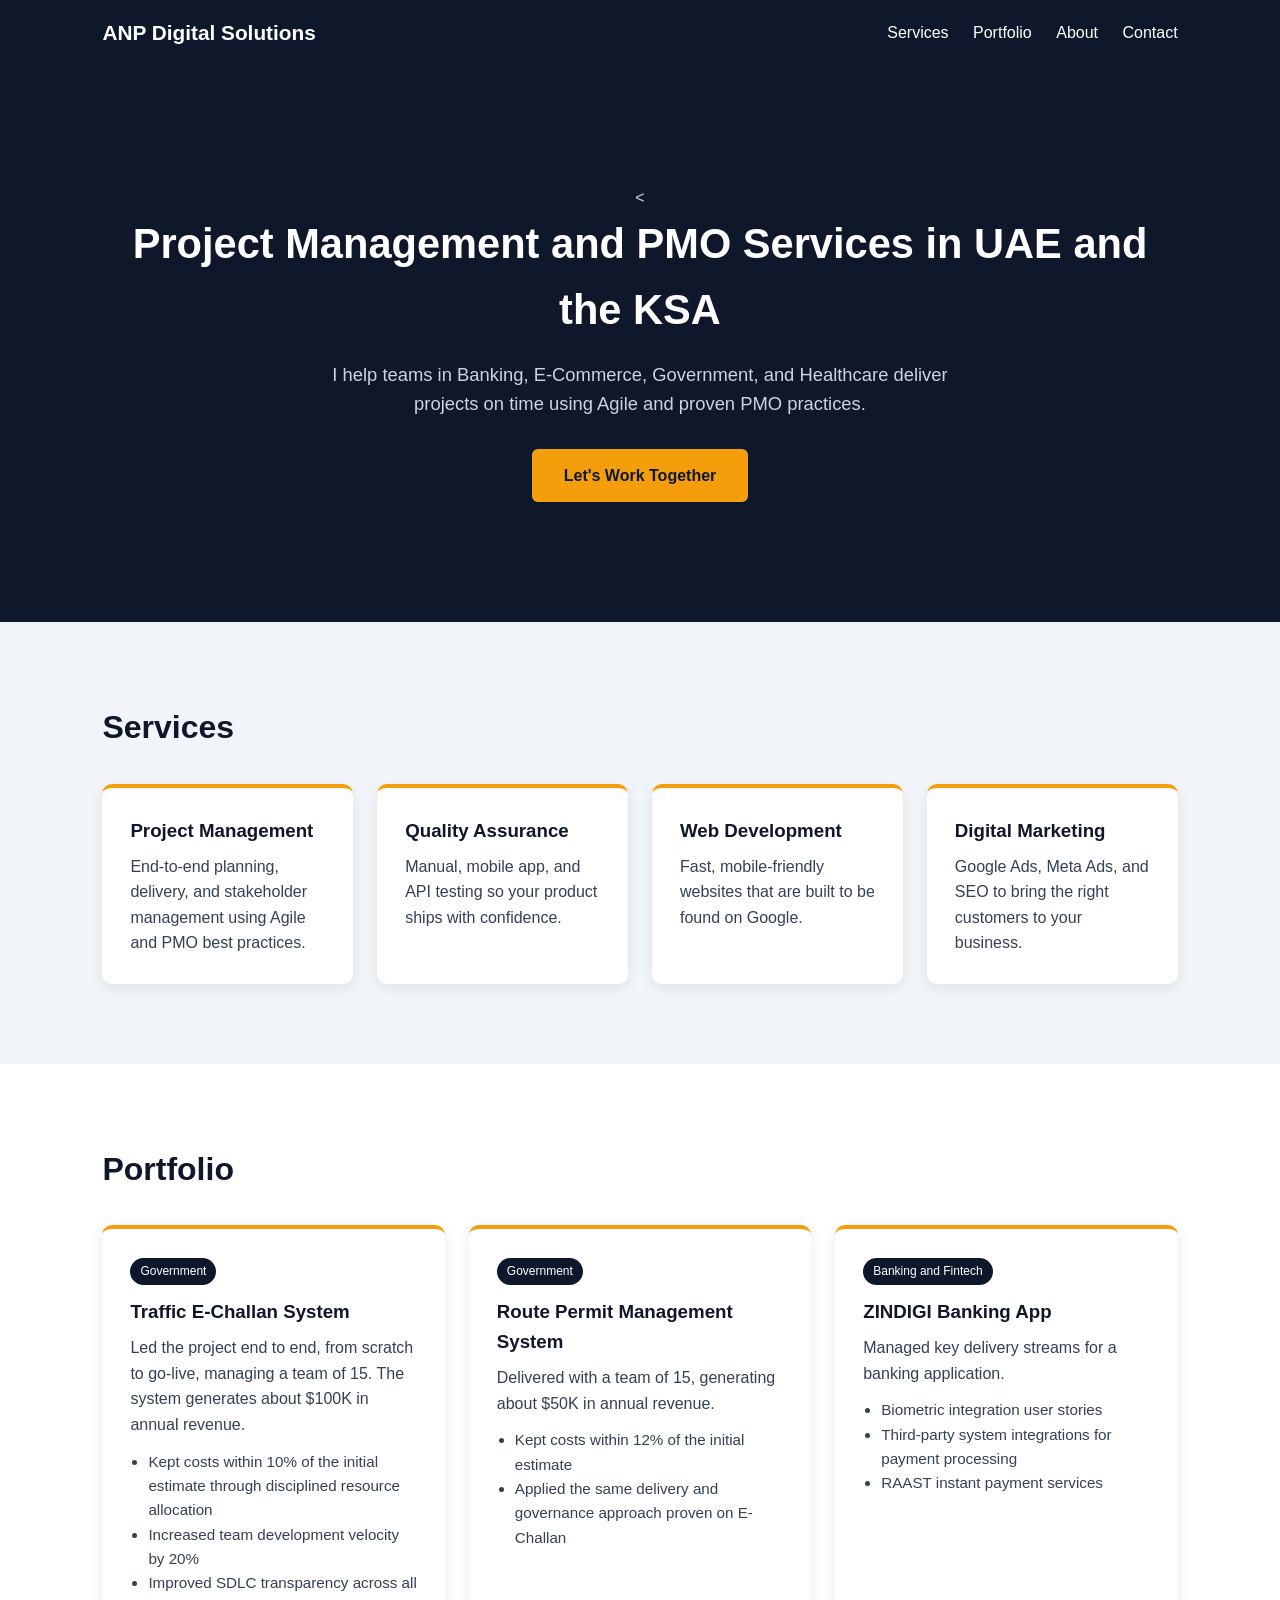
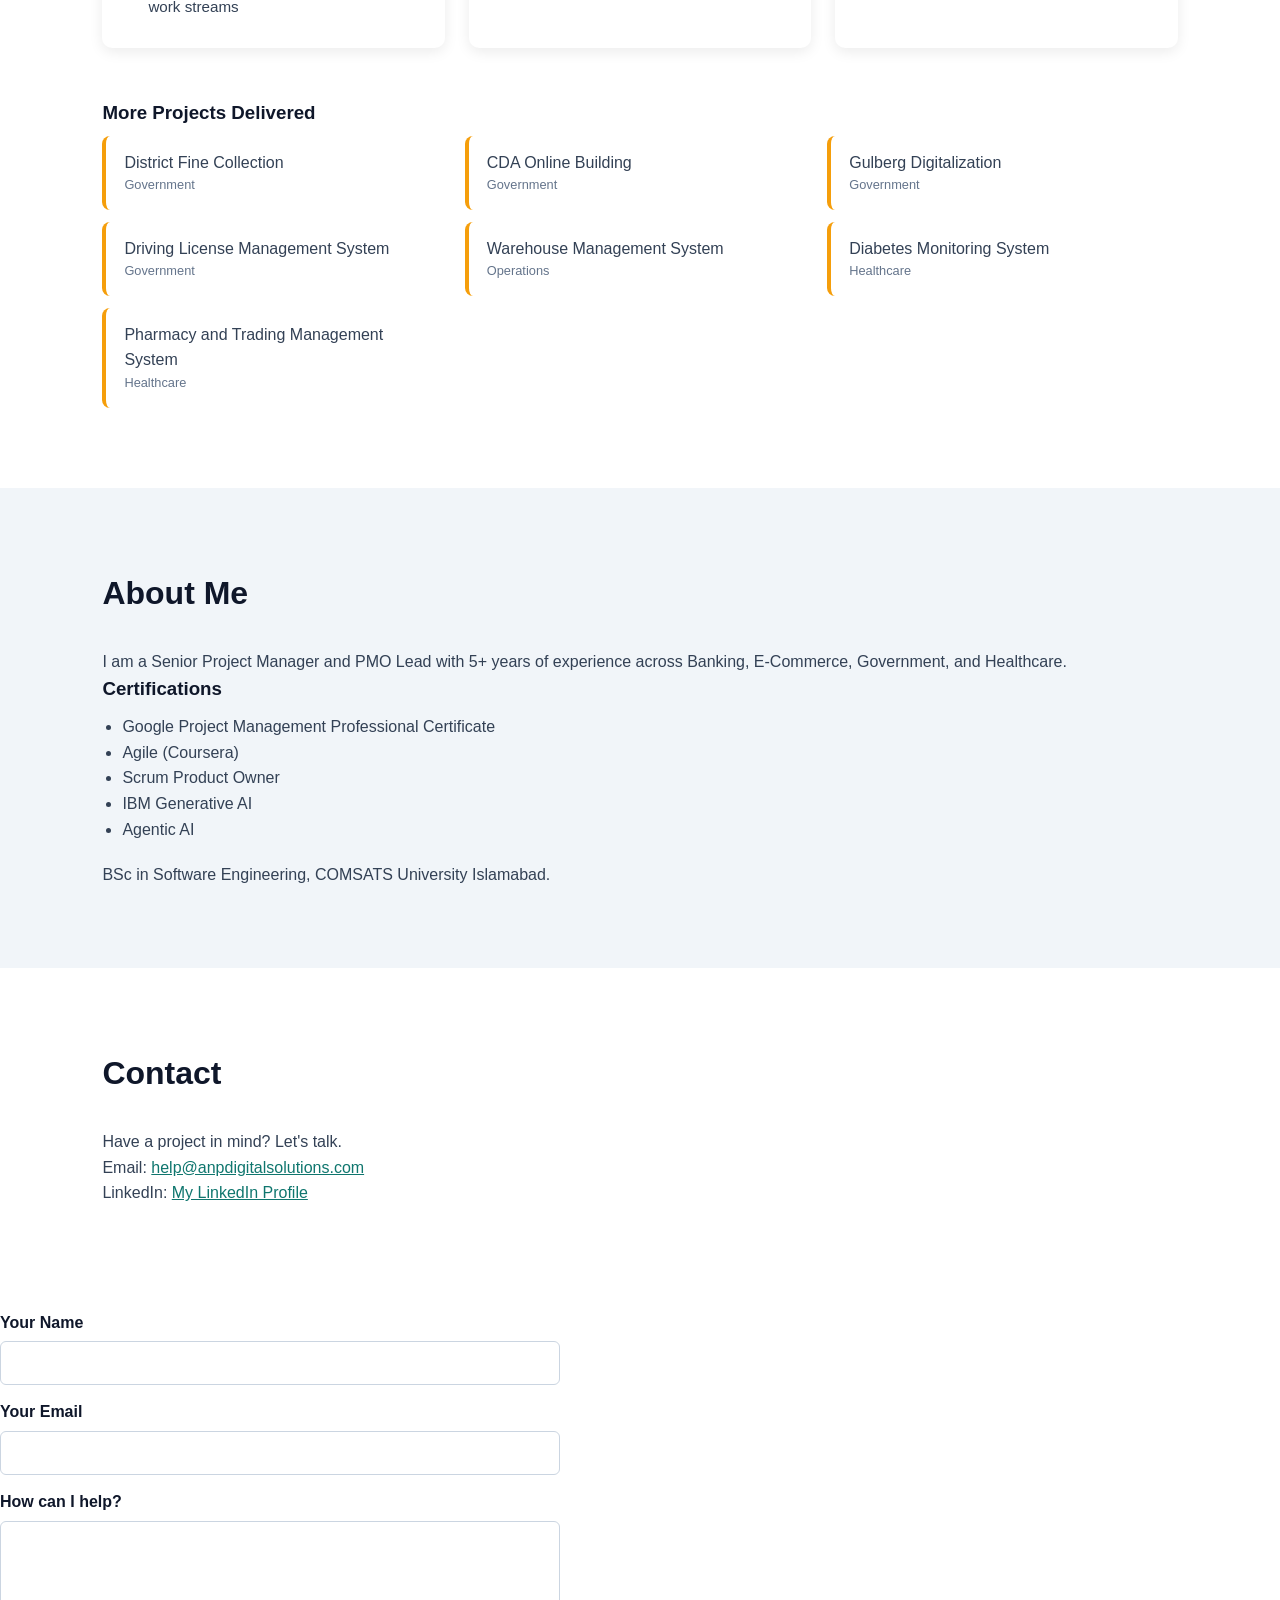
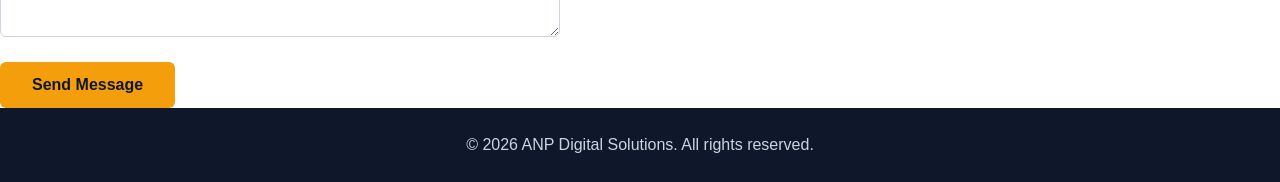
<file: index.html>
<!DOCTYPE html>
<html lang="en">
<head>
  <meta charset="UTF-8">
  <meta name="viewport" content="width=device-width, initial-scale=1.0">

  <!-- SEO basics -->
  <title>Project Manager &amp; PMO Consultant Dubai | ANP Digital</title>
  <meta name="description" content="Senior Project Manager and PMO Lead in Dubai offering project management, QA testing, web development and digital marketing services across the UAE.">
  <link rel="canonical" href="https://anpdigitalsolutions.github.io/">

  <!-- Social sharing (WhatsApp, LinkedIn, Facebook previews) -->
  <meta property="og:type" content="website">
  <meta property="og:title" content="Project Manager &amp; PMO Consultant Dubai | ANP Digital">
  <meta property="og:description" content="Project management, QA testing, web development and digital marketing services across the UAE.">
  <meta property="og:url" content="https://anpdigitalsolutions.github.io/">

  <link rel="stylesheet" href="style.css">

  <!-- Structured data: tells Google exactly who you are -->
  <script type="application/ld+json">
  {
    "@context": "https://schema.org",
    "@type": "ProfessionalService",
    "name": "ANP Digital Solutions",
    "url": "https://anpdigitalsolutions.github.io/",
    "description": "Project management, PMO setup, quality assurance, web development and digital marketing services.",
    "areaServed": "United Arab Emirates",
    "founder": {
      "@type": "Person",
      "name": "AHMED NADEEM PIRZADA",
      "jobTitle": "Senior Project Manager and PMO Lead"
    },
    "knowsAbout": ["Project Management", "PMO", "Agile", "Scrum", "Quality Assurance", "Web Development", "Digital Marketing"]
  }
  </script>
</head>
  
<body>

  <!-- HEADER / NAVIGATION -->
    <header>
    <a href="#home" class="logo">ANP Digital Solutions</a>
    <button class="menu-toggle" aria-label="Open menu">&#9776;</button>
    
    <nav id="nav">
      <a href="#services">Services</a>
      <a href="#portfolio">Portfolio</a>
      <a href="#about">About</a>
      <a href="#contact">Contact</a>
    </nav>
  </header>

  <main>

    <!-- HOME -->
    <section id="home">
      <<h1>Project Management and PMO Services in UAE and the KSA</h1>
      <p>I help teams in Banking, E-Commerce, Government, and Healthcare deliver projects on time using Agile and proven PMO practices.</p>
      <a href="#contact" class="button">Let's Work Together</a>
    </section>

        <!-- SERVICES -->
    <section id="services">
      <h2>Services</h2>
      <div class="cards">
        <article>
          <h3>Project Management</h3>
          <p>End-to-end planning, delivery, and stakeholder management using Agile and PMO best practices.</p>
        </article>
        <article>
          <h3>Quality Assurance</h3>
          <p>Manual, mobile app, and API testing so your product ships with confidence.</p>
        </article>
        <article>
          <h3>Web Development</h3>
          <p>Fast, mobile-friendly websites that are built to be found on Google.</p>
        </article>
        <article>
          <h3>Digital Marketing</h3>
          <p>Google Ads, Meta Ads, and SEO to bring the right customers to your business.</p>
        </article>
      </div>
    </section>

        <!-- PORTFOLIO -->
    <section id="portfolio">
      <h2>Portfolio</h2>
      <div class="cards">

        <article>
          <span class="tag">Government</span>
          <h3>Traffic E-Challan System</h3>
          <p>Led the project end to end, from scratch to go-live, managing a team of 15. The system generates about $100K in annual revenue.</p>
          <ul>
            <li>Kept costs within 10% of the initial estimate through disciplined resource allocation</li>
            <li>Increased team development velocity by 20%</li>
            <li>Improved SDLC transparency across all work streams</li>
          </ul>
        </article>

        <article>
          <span class="tag">Government</span>
          <h3>Route Permit Management System</h3>
          <p>Delivered with a team of 15, generating about $50K in annual revenue.</p>
          <ul>
            <li>Kept costs within 12% of the initial estimate</li>
            <li>Applied the same delivery and governance approach proven on E-Challan</li>
          </ul>
        </article>

        <article>
          <span class="tag">Banking and Fintech</span>
          <h3>ZINDIGI Banking App</h3>
          <p>Managed key delivery streams for a banking application.</p>
          <ul>
            <li>Biometric integration user stories</li>
            <li>Third-party system integrations for payment processing</li>
            <li>RAAST instant payment services</li>
          </ul>
        </article>

      </div>

      <h3 class="more-title">More Projects Delivered</h3>
      <ul class="more-projects">
        <li>District Fine Collection <span>Government</span></li>
        <li>CDA Online Building <span>Government</span></li>
        <li>Gulberg Digitalization <span>Government</span></li>
        <li>Driving License Management System <span>Government</span></li>
        <li>Warehouse Management System <span>Operations</span></li>
        <li>Diabetes Monitoring System <span>Healthcare</span></li>
        <li>Pharmacy and Trading Management System <span>Healthcare</span></li>
      </ul>
    </section>
    

    <!-- ABOUT -->
    <section id="about">
      <h2>About Me</h2>
      <p>I am a Senior Project Manager and PMO Lead with 5+ years of experience across Banking, E-Commerce, Government, and Healthcare.</p>
      <h3>Certifications</h3>
      <ul>
        <li>Google Project Management Professional Certificate</li>
        <li>Agile (Coursera)</li>
        <li>Scrum Product Owner</li>
        <li>IBM Generative AI</li>
        <li>Agentic AI</li>
      </ul>
      <p>BSc in Software Engineering, COMSATS University Islamabad.</p>
    </section>

    <!-- CONTACT -->
    <section id="contact">
      <h2>Contact</h2>
      <p>Have a project in mind? Let's talk.</p>
      <p>Email: <a href="mailto:help@anpdigitalsolutions.com">help@anpdigitalsolutions.com</a></p>
      <p>LinkedIn: <a href="https://www.linkedin.com/in/ahmed-pirzada-za509" target="_blank">My LinkedIn Profile</a></p>
    </section>
    <!-- FORM -->
          <form action="https://formspree.io/f/mrpewqog" method="POST">
        <label for="name">Your Name</label>
        <input type="text" id="name" name="name" required>

        <label for="email">Your Email</label>
        <input type="email" id="email" name="email" required>

        <label for="message">How can I help?</label>
        <textarea id="message" name="message" rows="5" required></textarea>

        <button type="submit" class="button">Send Message</button>
      </form>

  </main>

  <!-- FOOTER -->
  <footer>
        <p>&copy; <span id="year">2026</span> ANP Digital Solutions. All rights reserved.</p>
  </footer>
  <script src="script.js"defer></script>
</body>
</html>
</file>
<file: style.css>
/* ---------- COLORS AND BASICS ---------- */
:root {
  --navy: #0f172a;
  --teal: #f59e0b;
  --light: #f1f5f9;
  --white: #ffffff;
  --text: #334155;
}

* {
  box-sizing: border-box;
  margin: 0;
  padding: 0;
}

html {
  scroll-behavior: smooth;
}

body {
  font-family: Arial, Helvetica, sans-serif;
  color: var(--text);
  line-height: 1.6;
  background: var(--white);
}

a {
  color: var(--teal);
}

/* ---------- HEADER ---------- */
header {
  position: sticky;
  top: 0;
  z-index: 10;
  display: flex;
  justify-content: space-between;
  align-items: center;
  flex-wrap: wrap;
  gap: 10px;
  padding: 16px 8%;
  background: var(--navy);
}

.logo {
  color: var(--white);
  font-size: 1.3rem;
  font-weight: bold;
  text-decoration: none;
}

nav a {
  color: var(--white);
  text-decoration: none;
  margin-left: 20px;
}

nav a:hover {
  color: var(--teal);
}

/* ---------- SECTIONS ---------- */
section {
  padding: 80px 8%;
}

section:nth-child(even) {
  background: var(--light);
}

h1 {
  font-size: 2.6rem;
  color: var(--white);
  margin-bottom: 16px;
}

h2 {
  font-size: 2rem;
  color: var(--navy);
  margin-bottom: 30px;
}

h3 {
  color: var(--navy);
  margin-bottom: 8px;
}

/* ---------- HOME (HERO) ---------- */
#home {
  background: var(--navy);
  color: #cbd5e1;
  text-align: center;
  padding: 120px 8%;
}

#home p {
  max-width: 650px;
  margin: 0 auto 30px;
  font-size: 1.15rem;
}

.button {
  display: inline-block;
  background: var(--teal);
  color: var(--navy);
  padding: 14px 32px;
  border-radius: 6px;
  font-weight: bold;
  text-decoration: none;
}

.button:hover {
  background: #2dd4bf;
}

/* ---------- CARDS (Services and Portfolio) ---------- */
.cards {
  display: grid;
  grid-template-columns: repeat(auto-fit, minmax(240px, 1fr));
  gap: 24px;
}

article {
  background: var(--white);
  padding: 28px;
  border-radius: 10px;
  border-top: 4px solid var(--teal);
  box-shadow: 0 4px 14px rgba(0, 0, 0, 0.08);
}

/* ---------- ABOUT ---------- */
#about ul {
  margin: 10px 0 20px 20px;
}

/* ---------- FOOTER ---------- */
footer {
  background: var(--navy);
  color: #cbd5e1;
  text-align: center;
  padding: 24px;
}

/* ---------- PORTFOLIO EXTRAS ---------- */
.tag {
  display: inline-block;
  background: var(--navy);
  color: var(--white);
  font-size: 0.75rem;
  padding: 4px 10px;
  border-radius: 20px;
  margin-bottom: 12px;
}

article ul {
  margin: 12px 0 0 18px;
  font-size: 0.95rem;
}

.more-title {
  margin-top: 50px;
}

.more-projects {
  list-style: none;
  display: grid;
  grid-template-columns: repeat(auto-fit, minmax(260px, 1fr));
  gap: 12px;
}

.more-projects li {
  background: var(--white);
  padding: 14px 18px;
  border-radius: 8px;
  border-left: 4px solid var(--teal);
}

.more-projects span {
  display: block;
  font-size: 0.8rem;
  color: #64748b;
}

/* ---------- MOBILE MENU ---------- */
.menu-toggle {
  display: none;
  background: none;
  border: 1px solid var(--white);
  color: var(--white);
  font-size: 1.5rem;
  padding: 2px 12px;
  border-radius: 6px;
  cursor: pointer;
}

@media (max-width: 700px) {
  .menu-toggle {
    display: block;
  }

  nav {
    display: none;
    width: 100%;
    flex-direction: column;
  }

  nav.open {
    display: flex;
  }

  nav a {
    margin: 0;
    padding: 12px 0;
    border-top: 1px solid #334155;
  }

  h1 {
    font-size: 2rem;
  }
}

/* ---------- CONTACT FORM ---------- */
form {
  max-width: 560px;
  margin-top: 24px;
}

label {
  display: block;
  font-weight: bold;
  margin: 14px 0 6px;
  color: var(--navy);
}

input,
textarea {
  width: 100%;
  padding: 12px;
  border: 1px solid #cbd5e1;
  border-radius: 6px;
  font-family: inherit;
  font-size: 1rem;
}

input:focus,
textarea:focus {
  outline: 2px solid var(--teal);
}

form .button {
  margin-top: 18px;
  border: none;
  cursor: pointer;
  font-size: 1rem;
}

/* ---------- ACCESSIBILITY: readable link color on light sections ---------- */
section a:not(.button) {
  color: #0f766e;
}

section a:not(.button):hover {
  color: #115e59;
}
</file>
